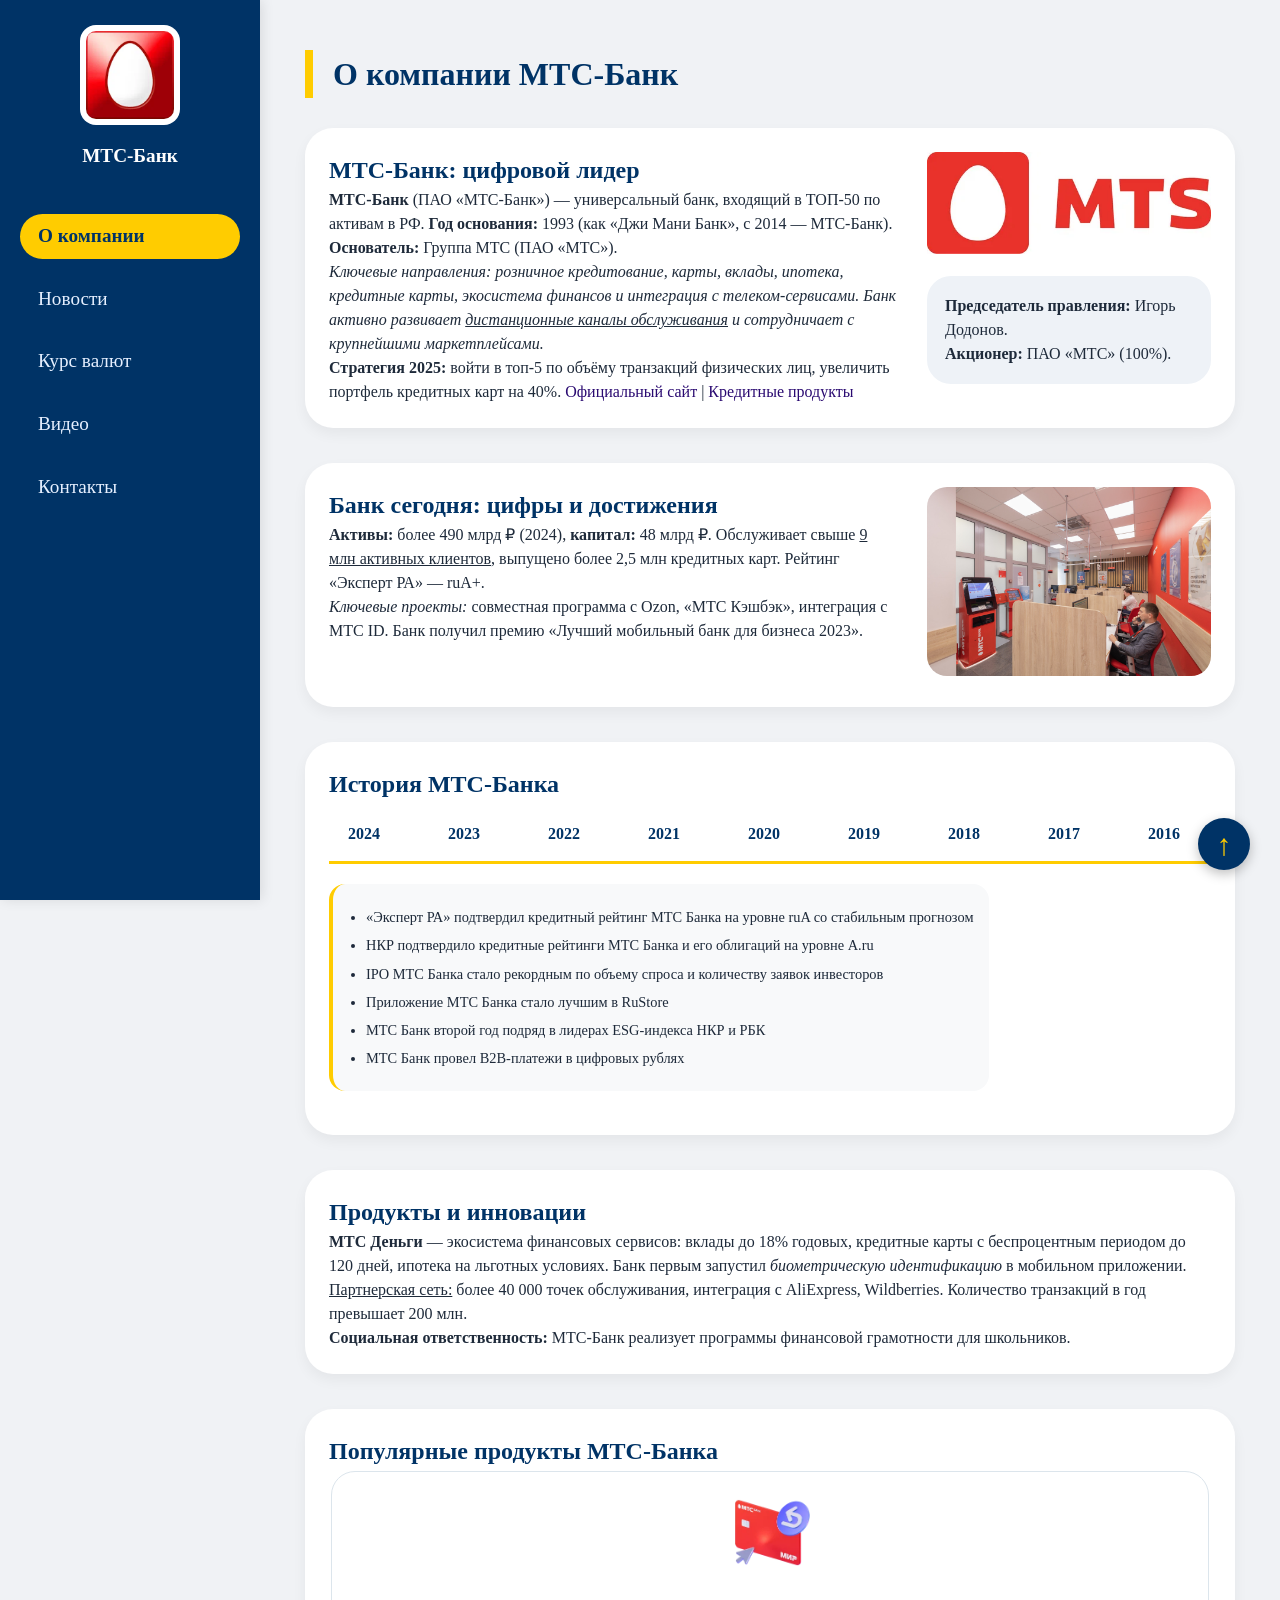
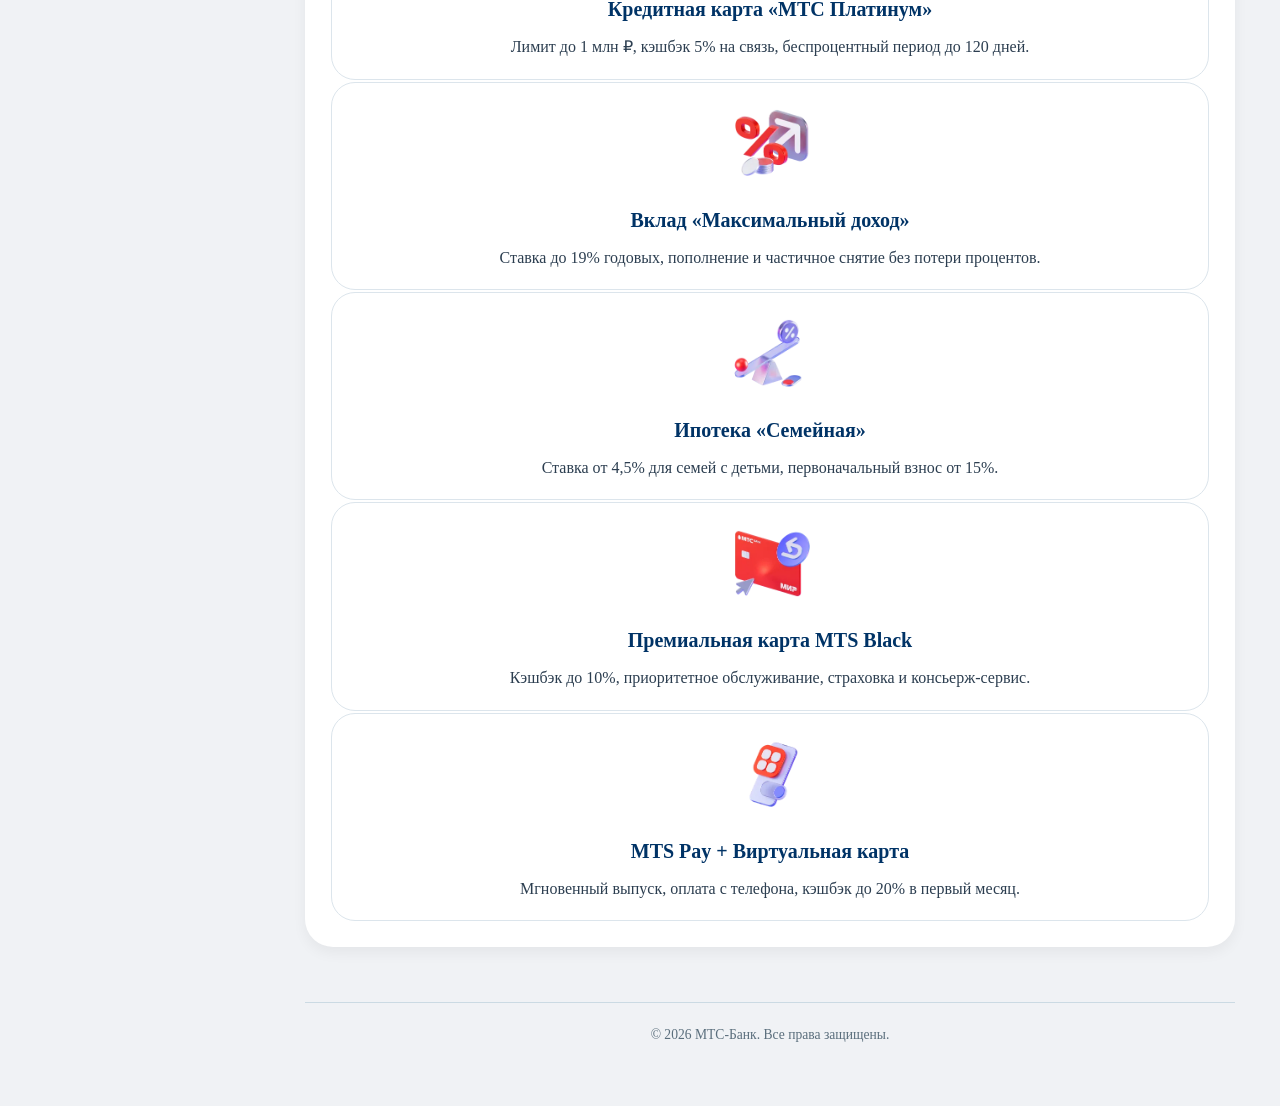
<file: index.html>
<!DOCTYPE html>
<html lang="ru">
<head>
    <meta charset="UTF-8">
    <meta name="viewport" content="width=device-width, initial-scale=1.0">
    <link rel="stylesheet" href="style.css">
    <title>МТС-Банк | О компании</title>
    <link rel="icon" href="icon.jpg">
    <script src="index.js"></script>
    <script>
        function initTopBtn() {
            let topBtn = document.getElementById('goTopBtn');
            if (topBtn) {
                topBtn.onclick = function(btn) {
                    btn.preventDefault();
                    window.scrollTo(0, 0);
                };
            }
        }
        
        function renderProducts() {
            let grid = document.getElementById('productsGrid');
            if (!grid) return;
            
            for (let i = 0; i < product_data.length; i++) {
                let product = product_data[i];
                
                let card = document.createElement('div');
                card.className = 'product-card';
                
                let imgDiv = document.createElement('div');
                imgDiv.className = 'product-img';
                let img = document.createElement('img');
                img.src = product.img;
                img.alt = product.title;
                imgDiv.appendChild(img);
                
                let titleDiv = document.createElement('div');
                titleDiv.className = 'product-title';
                titleDiv.innerHTML = product.title;
                
                let descDiv = document.createElement('div');
                descDiv.className = 'product-desc';
                descDiv.id = 'desc_' + i;
                descDiv.innerHTML = product.shortDesc;
                
                card.appendChild(imgDiv);   
                card.appendChild(titleDiv);  
                card.appendChild(descDiv);   
                
                card.onmouseover = function(index) {
                    return function() {
                        let desc = document.getElementById('desc_' + index);
                        desc.innerHTML = product_data[index].fullDesc;
                        desc.style.backgroundColor = '#003366';
                        desc.style.color = 'white';
                        desc.style.padding = '10px';
                        desc.style.borderRadius = '12px';
                        this.style.transform = 'scale(1.02)';
                        this.style.transition = '0.2s';
                    }
                }(i);
                
                card.onmouseout = function(index) {
                    return function() {
                        let desc = document.getElementById('desc_' + index);
                        desc.innerHTML = product_data[index].shortDesc;
                        desc.style.backgroundColor = 'transparent';
                        desc.style.padding = '0';
                        this.style.transform = 'scale(1)';
                    }
                }(i);
                
                grid.appendChild(card);
            }
        }
        
        // история
        function initTimeline() {
            let yearItems = document.querySelectorAll('.year-item');
            let eventItems = document.querySelectorAll('.event-item');

            for (let i = 0; i < yearItems.length; i++) {
                yearItems[i].onclick = function() {
                    for (let j = 0; j < eventItems.length; j++) {
                        eventItems[j].classList.remove('active');
                    }
                    eventItems[i].classList.add('active');
                };
            }

            if (eventItems.length > 0) {
                eventItems[0].classList.add('active');
            }
        }
        
        document.addEventListener('DOMContentLoaded', function() {
            initTopBtn();
            renderProducts();
            initTimeline();
        });
    </script>
</head>
<body>
<div class="sidebar">
    <div class="logo-side">
        <img src="logo.jpg" alt="Банк">
        <h3>MTC-Банк</h3>
    </div>
    <nav>
        <ul>
            <li><a href="index.html" class="active">О компании</a></li>
            <li><a href="news.html">Новости</a></li>
            <li><a href="currency.html">Курс валют</a></li>
            <li><a href="video.html">Видео</a></li>
            <li><a href="contacts.html">Контакты</a></li>
        </ul>
    </nav>
</div>
<div class="main-content">
    <a href="#" class="go-top" id="goTopBtn">↑</a>
    <h1 class="section-title">О компании МТС-Банк</h1>
    <div class="card">
        <div class="about-grid">
            <div class="about-text">
                <h2>МТС-Банк: цифровой лидер</h2>
                <p>
                    <strong>МТС-Банк</strong> 
                    (ПАО «МТС-Банк») — универсальный банк, входящий в ТОП-50 по активам в РФ. <strong>Год основания:</strong> 1993 (как «Джи Мани Банк», с 2014 — МТС-Банк). 
                    <strong>Основатель:</strong> Группа МТС (ПАО «МТС»).
                </p>
                <p>
                    <em>Ключевые направления: розничное кредитование, карты, вклады, ипотека, кредитные карты, экосистема финансов и интеграция с телеком-сервисами. 
                    Банк активно развивает <u>дистанционные каналы обслуживания</u> и сотрудничает с крупнейшими маркетплейсами.</em>
                </p>
                <p>
                    <strong>Стратегия 2025:</strong> войти в топ-5 по объёму транзакций физических лиц, увеличить портфель кредитных карт на 40%. 
                    <a href="https://www.mtsbank.ru/" target="_blank" style="color:#2a0a71; text-decoration: none;">Официальный сайт</a> | 
                    <a href="https://www.mtsbank.ru/chastnim-licam/krediti/" style="color:#2a0a71; text-decoration: none;">Кредитные продукты</a>
                </p>
            </div>
            <div class="about-img">
                <img src="mts.jpg" alt="логотип" style="max-width:100%;">
                <div class="founders-block"><strong>Председатель правления:</strong> Игорь Додонов.<br> <strong>Акционер:</strong> ПАО «МТС» (100%).</div>
            </div>
        </div>
    </div>
    <div class="card">
        <div class="about-grid">
            <div class="about-text">
                <h2>Банк сегодня: цифры и достижения</h2>
                <p>
                    <strong>Активы:</strong> более 490 млрд ₽ (2024), <strong>капитал:</strong> 48 млрд ₽. Обслуживает свыше <u>9 млн активных клиентов</u>, 
                    выпущено более 2,5 млн кредитных карт. Рейтинг «Эксперт РА» — ruA+.
                </p>
                <p><i>Ключевые проекты:</i> совместная программа с Ozon, «МТС Кэшбэк», интеграция с МТС ID. Банк получил премию «Лучший мобильный банк для бизнеса 2023».</p>
        
            </div>

            <div class="about-img">
                <img src="orig.jpg" alt="офис банка" style="width:100%; max-width:450px; border-radius:20px;" >
            </div>
        </div>
    </div>

    <div class="card">
        <h2>История МТС-Банка</h2>
        <div class="timeline-horizontal">
            <div class="timeline-years">
                <div class="year-item">2024</div>
                <div class="year-item">2023</div>
                <div class="year-item">2022</div>
                <div class="year-item">2021</div>
                <div class="year-item">2020</div>
                <div class="year-item">2019</div>
                <div class="year-item">2018</div>
                <div class="year-item">2017</div>
                <div class="year-item">2016</div>
                <div class="year-item">2015</div>
                <div class="year-item">2014</div>
                <div class="year-item">2013</div>
            </div>
            <div class="timeline-line"></div>
            <div class="timeline-events">
                <div class="event-item">
                    <ul>
                        <li>«Эксперт РА» подтвердил кредитный рейтинг МТС Банка на уровне ruA со стабильным прогнозом</li>
                        <li>НКР подтвердило кредитные рейтинги МТС Банка и его облигаций на уровне A.ru</li>
                        <li>IPO МТС Банка стало рекордным по объему спроса и количеству заявок инвесторов</li>
                        <li>Приложение МТС Банка стало лучшим в RuStore</li>
                        <li>МТС Банк второй год подряд в лидерах ESG-индекса НКР и РБК</li>
                        <li>МТС Банк провел B2B-платежи в цифровых рублях</li>
                    </ul>
                </div>
                <div class="event-item">
                    <ul>
                        <li>МТС Банк вошел в топ-3 по выдаче кредитных карт</li>
                        <li>Запущена программа лояльности «МТС Кэшбэк»</li>
                        <li>Премия «Лучший мобильный банк для бизнеса»</li>
                    </ul>
                </div>
                <div class="event-item">
                    <ul>
                        <li>Интеграция с экосистемой МТС</li>
                        <li>Запуск биометрической идентификации в приложении</li>
                        <li>Клиентская база превысила 8 млн человек</li>
                    </ul>
                </div>
                <div class="event-item">
                    <ul>
                        <li>МТС Банк занял 3 место по темпам прироста кредитного портфеля</li>
                        <li>Запуск инвестиционных счетов</li>
                    </ul>
                </div>
                <div class="event-item">
                    <ul>
                        <li>Цифровая трансформация банка</li>
                        <li>Запуск полностью цифровой ипотеки</li>
                    </ul>
                </div>
                <div class="event-item"><ul><li>Развитие мобильного банка</li><li>Рост числа клиентов</li></ul></div>
                <div class="event-item"><ul><li>Запуск новых кредитных продуктов</li></ul></div>
                <div class="event-item"><ul><li>Расширение сети отделений</li></ul></div>
                <div class="event-item"><ul><li>Внедрение технологий искусственного интеллекта</li></ul></div>
                <div class="event-item"><ul><li>Укрепление позиций на рынке</li></ul></div>
                <div class="event-item"><ul><li>Ребрендинг в МТС-Банк</li><li>Начало активной интеграции с МТС</li></ul></div>
                <div class="event-item"><ul><li>Развитие экосистемы</li><li>Новые партнерства</li></ul></div>
            </div>
        </div>
    </div>
    <div class="card">
        <h2>Продукты и инновации</h2>
        <p>
            <strong>МТС Деньги</strong> — экосистема финансовых сервисов: вклады до 18% годовых, кредитные карты с беспроцентным периодом до 120 дней, ипотека на льготных условиях.
            Банк первым запустил <em>биометрическую идентификацию</em> в мобильном приложении.
        </p>
        <p><u>Партнерская сеть:</u> более 40 000 точек обслуживания, интеграция с AliExpress, Wildberries. Количество транзакций в год превышает 200 млн.</p>
        <p><strong>Социальная ответственность:</strong> МТС-Банк реализует программы финансовой грамотности для школьников.</p>
    </div>
    
    <div class="card">
        <h2>Популярные продукты МТС-Банка</h2>
        <div class="products-grid" id="productsGrid"></div>
    </div>
    <footer>© 2026 МТС-Банк. Все права защищены.</footer>
</div>
</body>
</html>
</file>
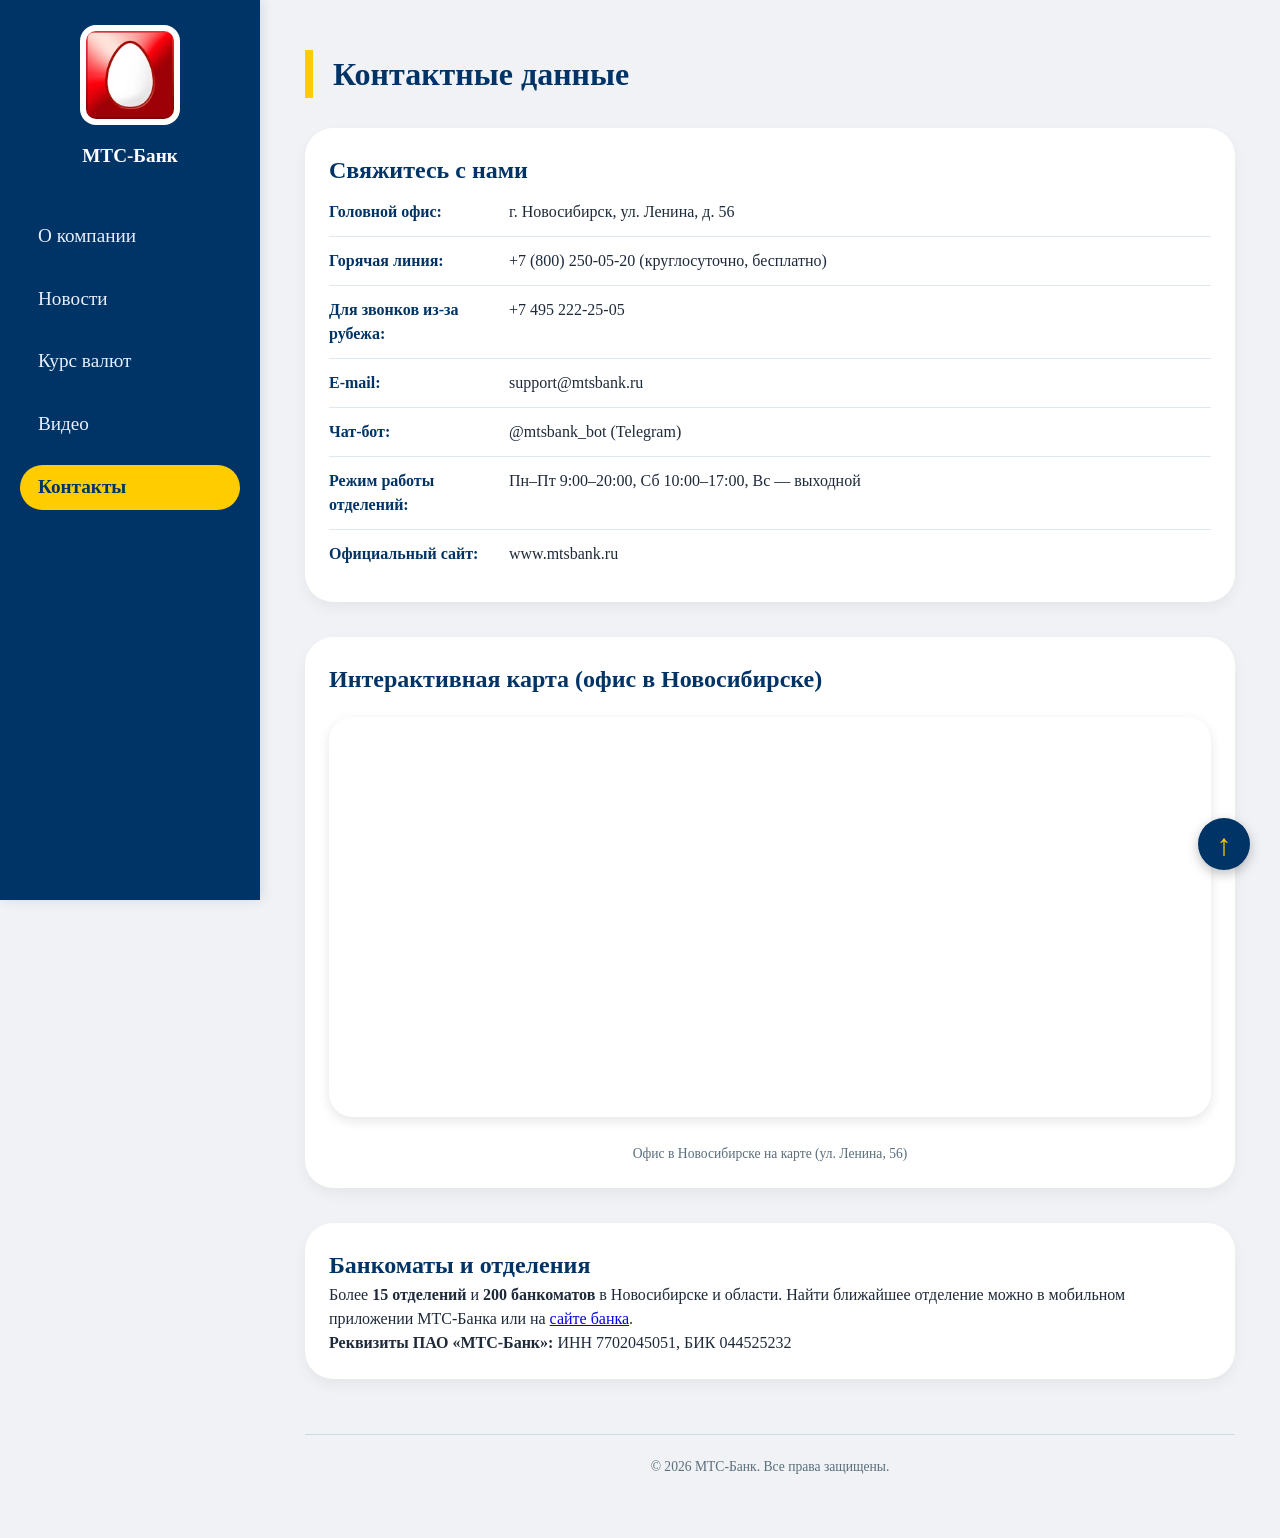
<file: contacts.html>
<!DOCTYPE html>
<html lang="ru">
<head>
    <meta charset="UTF-8">
    <meta name="viewport" content="width=device-width, initial-scale=1.0">
    <title>МТС-Банк | Контакты</title>
    <link rel="stylesheet" href="style.css">
    <link rel="icon" href="icon.jpg">
    <script>
        let topBtn = document.getElementById('goTopBtn');
        if (topBtn) {
            topBtn.onclick = function(btn) {
                btn.preventDefault();
                window.scrollTo(0, 0);
            };
        }
    </script>
</head>
<body>

<div class="sidebar">
    <div class="logo-side">
        <img src="logo.jpg" alt="МТС Банк">
        <h3>МТС-Банк</h3>
    </div>
    <nav>
        <ul>
            <li><a href="index.html">О компании</a></li>
            <li><a href="news.html">Новости</a></li>
            <li><a href="currency.html">Курс валют</a></li>
            <li><a href="video.html">Видео</a></li>
            <li><a href="contacts.html" class="active">Контакты</a></li>
        </ul>
    </nav>
</div>

<div class="main-content">
    <a href="#" class="go-top" id="goTopBtn">↑</a>
    <h1 class="section-title">Контактные данные</h1>

    <div class="card">
        <h2>Свяжитесь с нами</h2>
        
        <div class="contact-item">
            <strong>Головной офис:</strong>
            <span>г. Новосибирск, ул. Ленина, д. 56</span>
        </div>
        
        <div class="contact-item">
            <strong>Горячая линия:</strong>
            <span>+7 (800) 250-05-20 (круглосуточно, бесплатно)</span>
        </div>
        
        <div class="contact-item">
            <strong>Для звонков из-за рубежа:</strong>
            <span>+7 495 222-25-05</span>
        </div>
        
        <div class="contact-item">
            <strong>E-mail:</strong>
            <span><a href="mailto:support@mtsbank.ru">support@mtsbank.ru</a></span>
        </div>
        
        <div class="contact-item">
            <strong>Чат-бот:</strong>
            <span><a href="https://t.me/mtsbank_bot" target="_blank">@mtsbank_bot (Telegram)</a></span>
        </div>
        
        <div class="contact-item">
            <strong>Режим работы отделений:</strong>
            <span>Пн–Пт 9:00–20:00, Сб 10:00–17:00, Вс — выходной</span>
        </div>
        
        <div class="contact-item">
            <strong>Официальный сайт:</strong>
            <span><a href="https://www.mtsbank.ru" target="_blank">www.mtsbank.ru</a></span>
        </div>
    </div>

    <div class="card">
        <h2>Интерактивная карта (офис в Новосибирске)</h2>
        
        <div class="map-container">
            <iframe 
                class="map-frame"
                src="https://www.google.com/maps/embed?pb=!1m18!1m12!1m3!1d2284.2921831533295!2d82.9179230769162!3d55.03031226597035!2m3!1f0!2f0!3f0!3m2!1i1024!2i768!4f13.1!3m3!1m2!1s0x42dfe5b1c4b2f9c1%3A0x5e2b3c4f5a6b7c8d!2z0YPQuy4g0JvQtdC90LjQvdCwLCA1Niwg0J3QvtCy0L7RgdC40LHQuNGA0YHQuiwg0J3QvtCy0L7RgdC40LHQuNGA0YHQutCw0Y8g0L7QsdC7LiwgNjMwMDc1!5e0!3m2!1sru!2sru!4v1710000000000!5m2!1sru!2sru" 
                allowfullscreen="" 
                loading="lazy">
            </iframe>
        </div>
        <p class="map-note">Офис в Новосибирске на карте (ул. Ленина, 56)</p>
    </div>

    <div class="card">
        <h2>Банкоматы и отделения</h2>
        <p>Более <strong>15 отделений</strong> и <strong>200 банкоматов</strong> в Новосибирске и области. Найти ближайшее отделение можно в мобильном приложении МТС-Банка или на <a href="https://www.mtsbank.ru/offices/" target="_blank">сайте банка</a>.</p>
        <p><strong>Реквизиты ПАО «МТС-Банк»:</strong> ИНН 7702045051, БИК 044525232</p>
    </div>

    <footer>© 2026 МТС-Банк. Все права защищены.</footer>
</div>
</body>
</html>
</file>
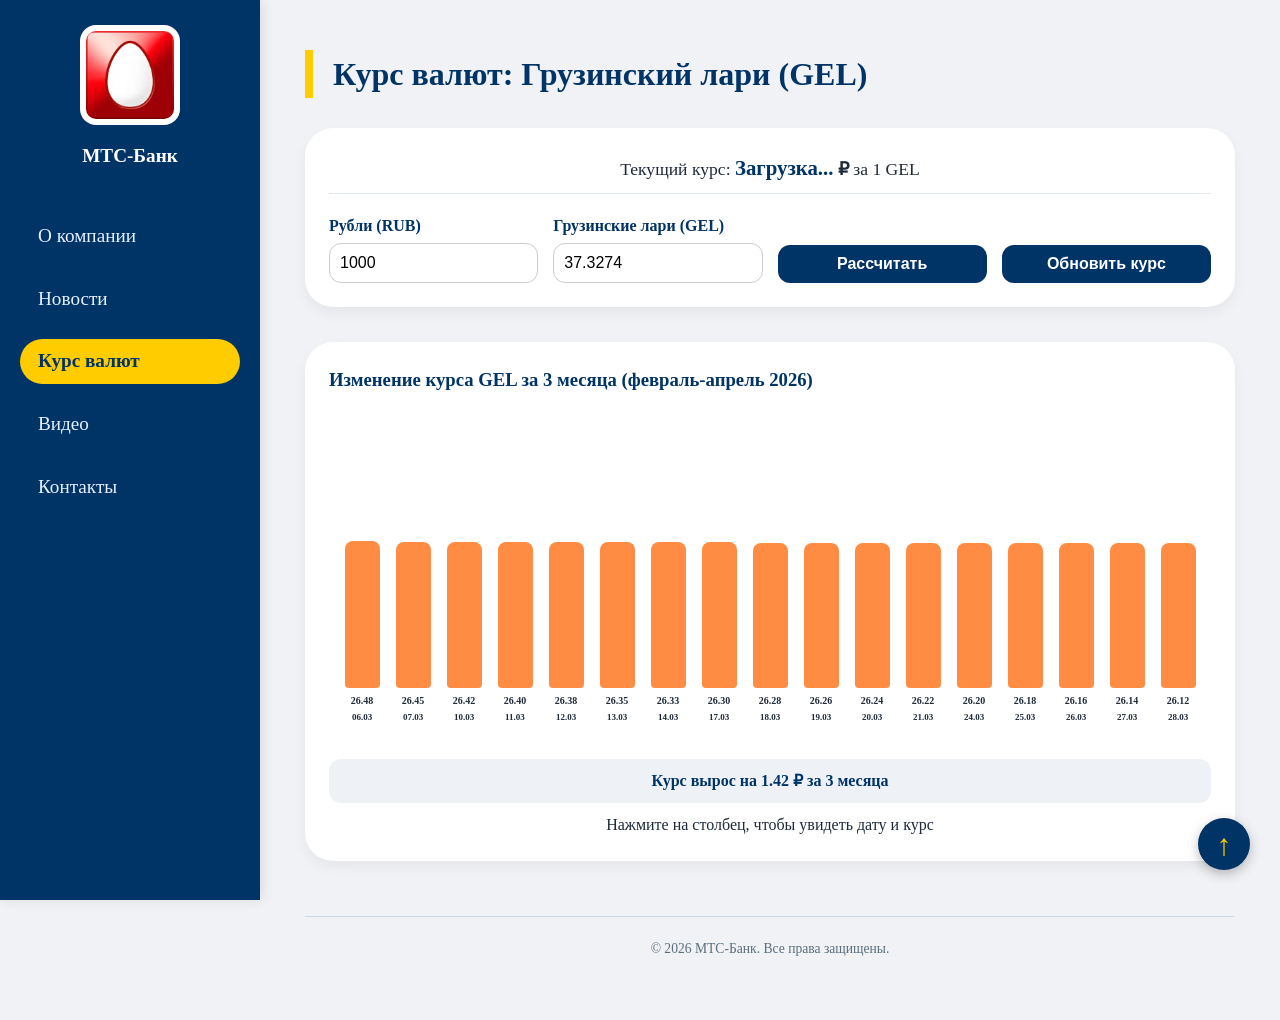
<file: currency.html>
<!DOCTYPE html>
<html lang="ru">
<head>
    <meta charset="UTF-8">
    <title>МТС-Банк | Курс валют</title>
    <link rel="stylesheet" href="style2.css">
    <link rel="icon" href="icon.jpg">
</head>
<body>

<div class="sidebar">
    <div class="logo-side">
        <img src="logo.jpg" alt="МТС Банк">
        <h3>МТС-Банк</h3>
    </div>
    <nav>
        <ul>
            <li><a href="index.html">О компании</a></li>
            <li><a href="news.html">Новости</a></li>
            <li><a href="currency.html" class="active">Курс валют</a></li>
            <li><a href="video.html">Видео</a></li>
            <li><a href="contacts.html">Контакты</a></li>
        </ul>
    </nav>
</div>

<div class="main-content">
    <a href="#" class="go-top" id="goTopBtn">↑</a>
    <h1 class="section-title">Курс валют: Грузинский лари (GEL)</h1>

    <div class="card">
        <div class="rate-info">
            <p>Текущий курс: <strong><span id="gelRate">Загрузка...</span> ₽</strong> за 1 GEL</p>
        </div>
        
        <div class="conv-flex">
            <div class="conv-group">
                <label>Рубли (RUB)</label>
                <input type="number" id="rubInput" value="1000">
            </div>
            <div class="conv-group">
                <label>Грузинские лари (GEL)</label>
                <input type="number" id="gelInput" value="0" readonly>
            </div>
            <div class="conv-group">
                <button id="convertBtn">Рассчитать</button>
            </div>
            <div class="conv-group">
                <button id="refreshBtn">Обновить курс</button>
            </div>
        </div>
    </div>

    <div class="card">
        <h3>Изменение курса GEL за 3 месяца (февраль-апрель 2026)</h3>
        <div id="chartContainer" style="overflow-x: auto;">
            <div id="barChart" class="bar-chart"></div>
        </div>
        <p id="clickInfo" style="text-align: center; margin-top: 10px;">Нажмите на столбец, чтобы увидеть дату и курс</p>
    </div>

    <footer>© 2026 МТС-Банк. Все права защищены.</footer>
</div>

<script>
    const historicalDates = [
        "03.02", "04.02", "05.02", "06.02", "07.02", "10.02", "11.02", "12.02", "13.02", "14.02",
        "17.02", "18.02", "19.02", "20.02", "21.02", "24.02", "25.02", "26.02", "27.02", "28.02",
        "03.03", "04.03", "05.03", "06.03", "07.03", "10.03", "11.03", "12.03", "13.03", "14.03",
        "17.03", "18.03", "19.03", "20.03", "21.03", "24.03", "25.03", "26.03", "27.03", "28.03",
        "31.03", "01.04", "02.04", "03.04", "04.04", "07.04", "08.04", "09.04", "10.04", "11.04",
        "14.04", "15.04", "16.04", "17.04", "18.04", "21.04", "22.04", "23.04", "24.04", "25.04",
        "28.04", "29.04", "30.04"
    ];
    
    const historicalRates = [
        27.15, 27.12, 27.08, 27.05, 27.02, 26.98, 26.95, 26.92, 26.89, 26.86,
        26.83, 26.80, 26.77, 26.74, 26.71, 26.68, 26.65, 26.62, 26.60, 26.58,
        26.55, 26.52, 26.50, 26.48, 26.45, 26.42, 26.40, 26.38, 26.35, 26.33,
        26.30, 26.28, 26.26, 26.24, 26.22, 26.20, 26.18, 26.16, 26.14, 26.12,
        26.10, 26.08, 26.06, 26.04, 26.02, 26.00, 25.98, 25.96, 25.95, 25.93,
        25.91, 25.89, 25.87, 25.85, 25.83, 25.81, 25.79, 25.77, 25.75, 25.73,
        26.85, 26.82, 26.79
    ];
    
    let currentRate = 26.79;  // последний известный курс
    let rubInput = document.getElementById('rubInput');
    let gelInput = document.getElementById('gelInput');
    let gelRateSpan = document.getElementById('gelRate');
    let convertBtn = document.getElementById('convertBtn');
    let refreshBtn = document.getElementById('refreshBtn');
    let topBtn = document.getElementById('goTopBtn');
    

    window.CBR_XML_Daily_Ru = function(data) {
        if (data && data.Valute && data.Valute.GEL) {
            currentRate = data.Valute.GEL.Value;
            gelRateSpan.innerHTML = currentRate.toFixed(4) + ' ₽';
        } else {
            gelRateSpan.innerHTML = currentRate.toFixed(4) + ' ₽ (запасной)';
        }
        convertValue();
    };
    
    // загрузка курса
    function loadCurrentRate() {
        let script = document.createElement('script');
        script.src = 'https://www.cbr-xml-daily.ru/daily_jsonp.js';
        document.body.appendChild(script);
        
        setTimeout(function() {
            if (gelRateSpan.innerHTML === 'Загрузка...') {
                gelRateSpan.innerHTML = currentRate.toFixed(4) + ' ₽ (запасной)';
            }
        }, 3000);
    }
    
    // диаграмма
    function drawChart() {
        let maxRate = Math.max(...historicalRates);
        let minRate = Math.min(...historicalRates);
        let chartDiv = document.getElementById('barChart');
        chartDiv.innerHTML = '';
        chartDiv.className = 'bar-chart';
        
        for (let i = 0; i < historicalRates.length; i++) {
            let barHeight = (historicalRates[i] / maxRate) * 150;
            if (barHeight < 25) barHeight = 25;
            
            let barItem = document.createElement('div');
            barItem.className = 'bar-item';
            
            let bar = document.createElement('div');
            bar.className = 'bar';
            bar.style.height = barHeight + 'px';
            
            let valueLabel = document.createElement('div');
            valueLabel.innerHTML = historicalRates[i].toFixed(2);
            valueLabel.className = 'bar-value';
            
            let dateLabel = document.createElement('div');
            dateLabel.innerHTML = historicalDates[i];
            dateLabel.className = 'bar-label';
            
            barItem.appendChild(bar);
            barItem.appendChild(valueLabel);
            barItem.appendChild(dateLabel);
            
            barItem.onclick = (function(rate, date) {
                return function() {
                    document.querySelectorAll('.bar-item').forEach(el => {
                        el.style.backgroundColor = 'transparent';
                        let b = el.querySelector('.bar');
                        if (b) b.style.border = 'none';
                    });
                    this.style.backgroundColor = '#fff8e1';
                    let b = this.querySelector('.bar');
                    if (b) b.style.border = '2px solid #003366';
                    document.getElementById('clickInfo').innerHTML = `${date} → 1 GEL = ${rate.toFixed(4)} RUB`;
                };
            })(historicalRates[i], historicalDates[i]);
            
            chartDiv.appendChild(barItem);
        }
        
        // информация о динамике
        let trend = maxRate - minRate;
        let trendText = trend > 0 ? `Курс вырос на ${trend.toFixed(2)} ₽ за 3 месяца` : `Курс снизился на ${Math.abs(trend).toFixed(2)} ₽ за 3 месяца`;
        let infoDiv = document.createElement('div');
        infoDiv.className = 'trend-info';
        infoDiv.innerHTML = trendText;
        chartDiv.parentNode.appendChild(infoDiv);
    }
    
    // калькулятор
    function convertValue() {
        let rub = parseFloat(rubInput.value);
        if (isNaN(rub)) rub = 0;
        let gel = rub / currentRate;
        if (isFinite(gel) && gel !== Infinity) {
            gelInput.value = gel.toFixed(4);
        } else {
            gelInput.value = 0;
        }
    }
    
    function refreshAll() {
        loadCurrentRate();
        convertValue();
    }
    
    convertBtn.onclick = convertValue;
    refreshBtn.onclick = refreshAll;
    
    if (topBtn) {
        topBtn.onclick = function(e) {
            e.preventDefault();
            window.scrollTo(0, 0);
        };
    }
    
    drawChart();
    refreshAll();
</script>
</body>
</html>
</file>
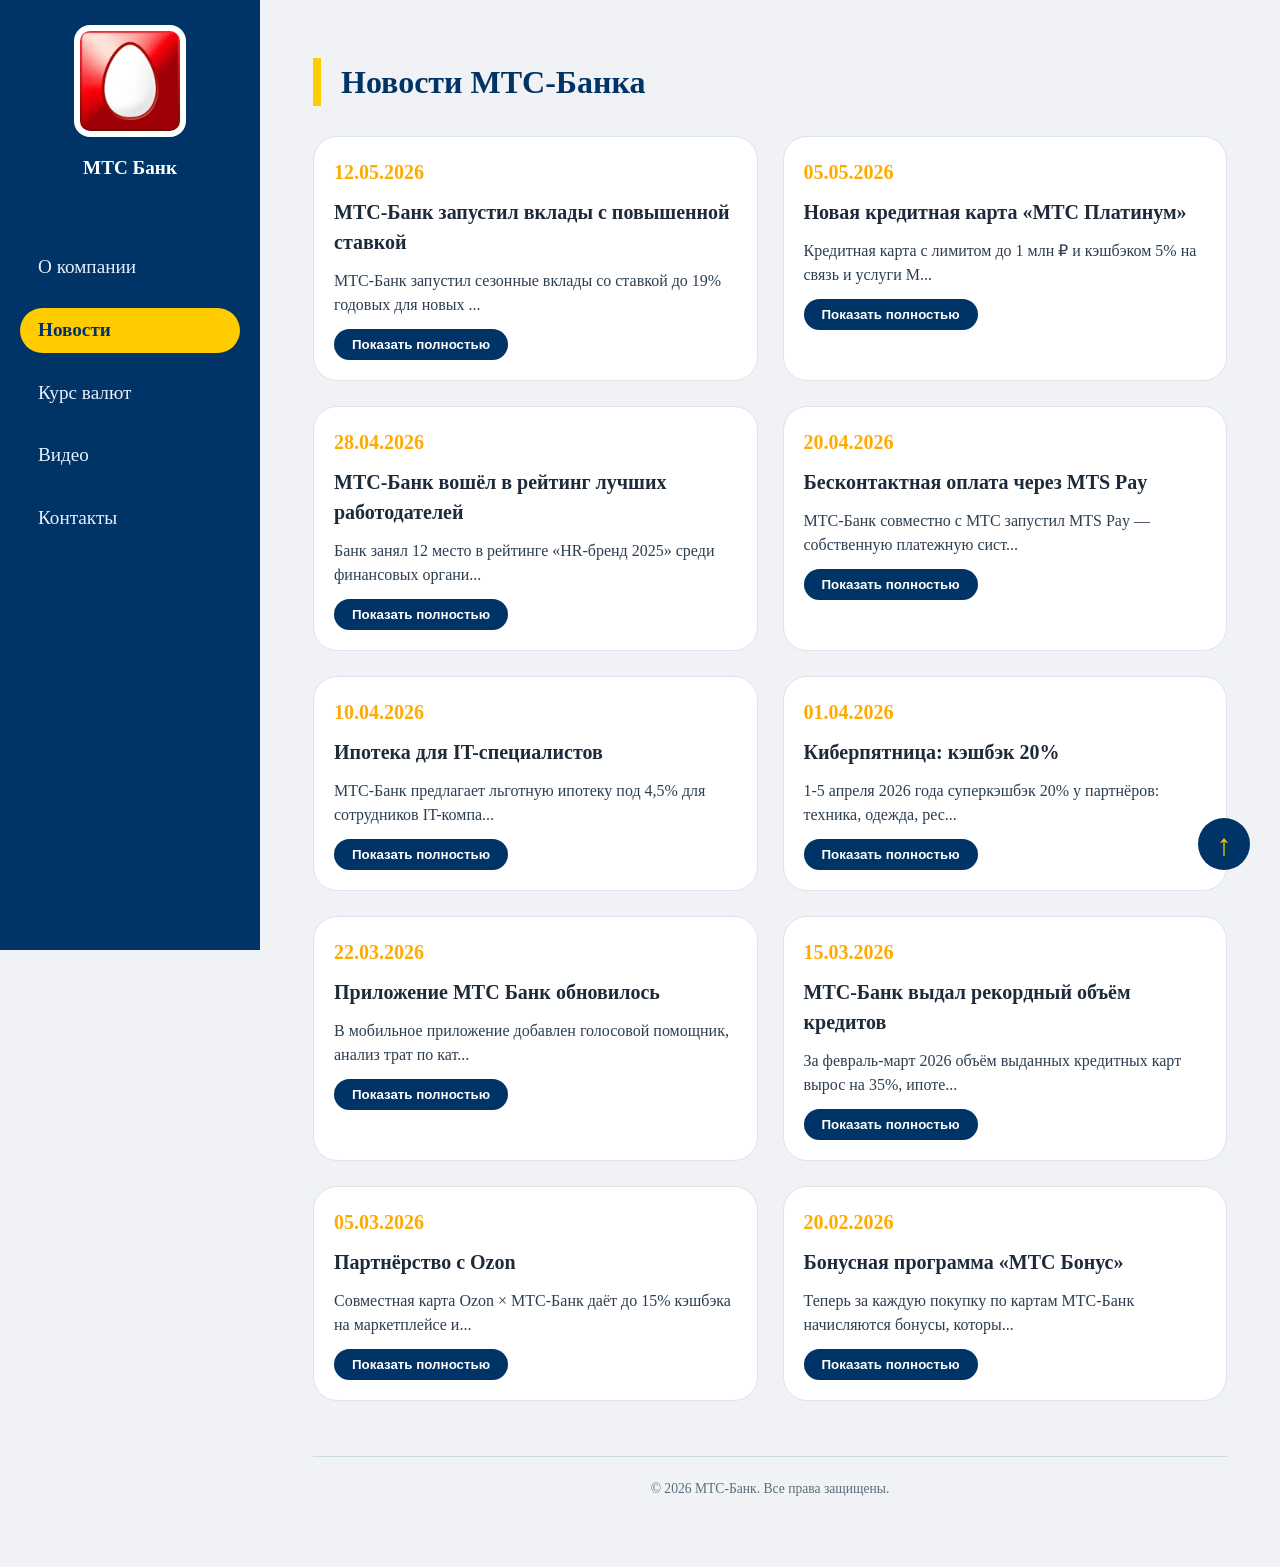
<file: news.html>
<!DOCTYPE html>
<html lang="ru">
<head>
    <meta charset="UTF-8">
    <title>МТС-Банк | Новости</title>
    <link rel="stylesheet" href="style1.css">
    <link rel="icon" href="icon.jpg">
    <script src="news.js"></script>
    <script>
        function renderNews() {
            let grid = document.getElementById('newsGrid');
            if (!grid) return;
            grid.innerHTML = '';
            
            for (let i = 0; i < news_data.length; i++) {
                let item = news_data[i];
                let card = document.createElement('div');
                card.className = 'news-card';
                
                let preview = item.full.substring(0, 70) + '...';
                
                card.innerHTML = '<div class="news-date">' + item.date + '</div>' +
                                '<h3 class="news-title">' + item.title + '</h3>' +
                                '<p class="news-preview">' + preview + '</p>' +
                                '<button class="btn-show" data-idx="' + i + '">Показать полностью</button>';
                
                grid.appendChild(card);
            }
            
            let modal = document.getElementById('newsModal');
            let closeSpan = document.querySelector('.close-modal');
            
            let buttons = document.querySelectorAll('.btn-show');
            for (let i = 0; i < buttons.length; i++) {
                let btn = buttons[i];
                btn.onclick = function() {
                    let idx = btn.getAttribute('data-idx');
                    let newsItem = news_data[idx];
                    document.getElementById('modalTitle').innerText = newsItem.title;
                    document.getElementById('modalFullText').innerText = newsItem.full;
                    modal.style.display = 'flex';
                };
            }
            
            if (closeSpan) {
                closeSpan.onclick = function() {
                    modal.style.display = 'none';
                };
            }
            
            window.onclick = function(e) {
                if (e.target === modal) {
                    modal.style.display = 'none';
                }
            };
        }
        
        let topBtn = document.getElementById('goTopBtn');
        if (topBtn) {
            topBtn.onclick = function(btn) {
                btn.preventDefault();
                window.scrollTo(0, 0);
            };
        }
        
        document.addEventListener('DOMContentLoaded', renderNews);
    </script>
</head>
<body>
<div class="sidebar">
    <div class="logo-side"><img src="logo.jpg" alt="logo"><h3>МТС Банк</h3></div>
    <nav><ul>
        <li><a href="index.html">О компании</a></li>
        <li><a href="news.html" class="active">Новости</a></li>
        <li><a href="currency.html">Курс валют</a></li>
        <li><a href="video.html">Видео</a></li>
        <li><a href="contacts.html">Контакты</a></li>
    </ul></nav>
</div>
<div class="main-content">
    <a href="#" class="go-top" id="goTopBtn">↑</a>
    <h1 class="section-title">Новости МТС-Банка</h1>
    <div class="news-grid" id="newsGrid"></div>
    <footer>© 2026 МТС-Банк. Все права защищены.</footer>
</div>
<div id="newsModal" class="modal"><div class="modal-content"><span class="close-modal">&times;</span><h3 id="modalTitle"></h3><p id="modalFullText"></p></div></div>
</body>
</html>
</file>
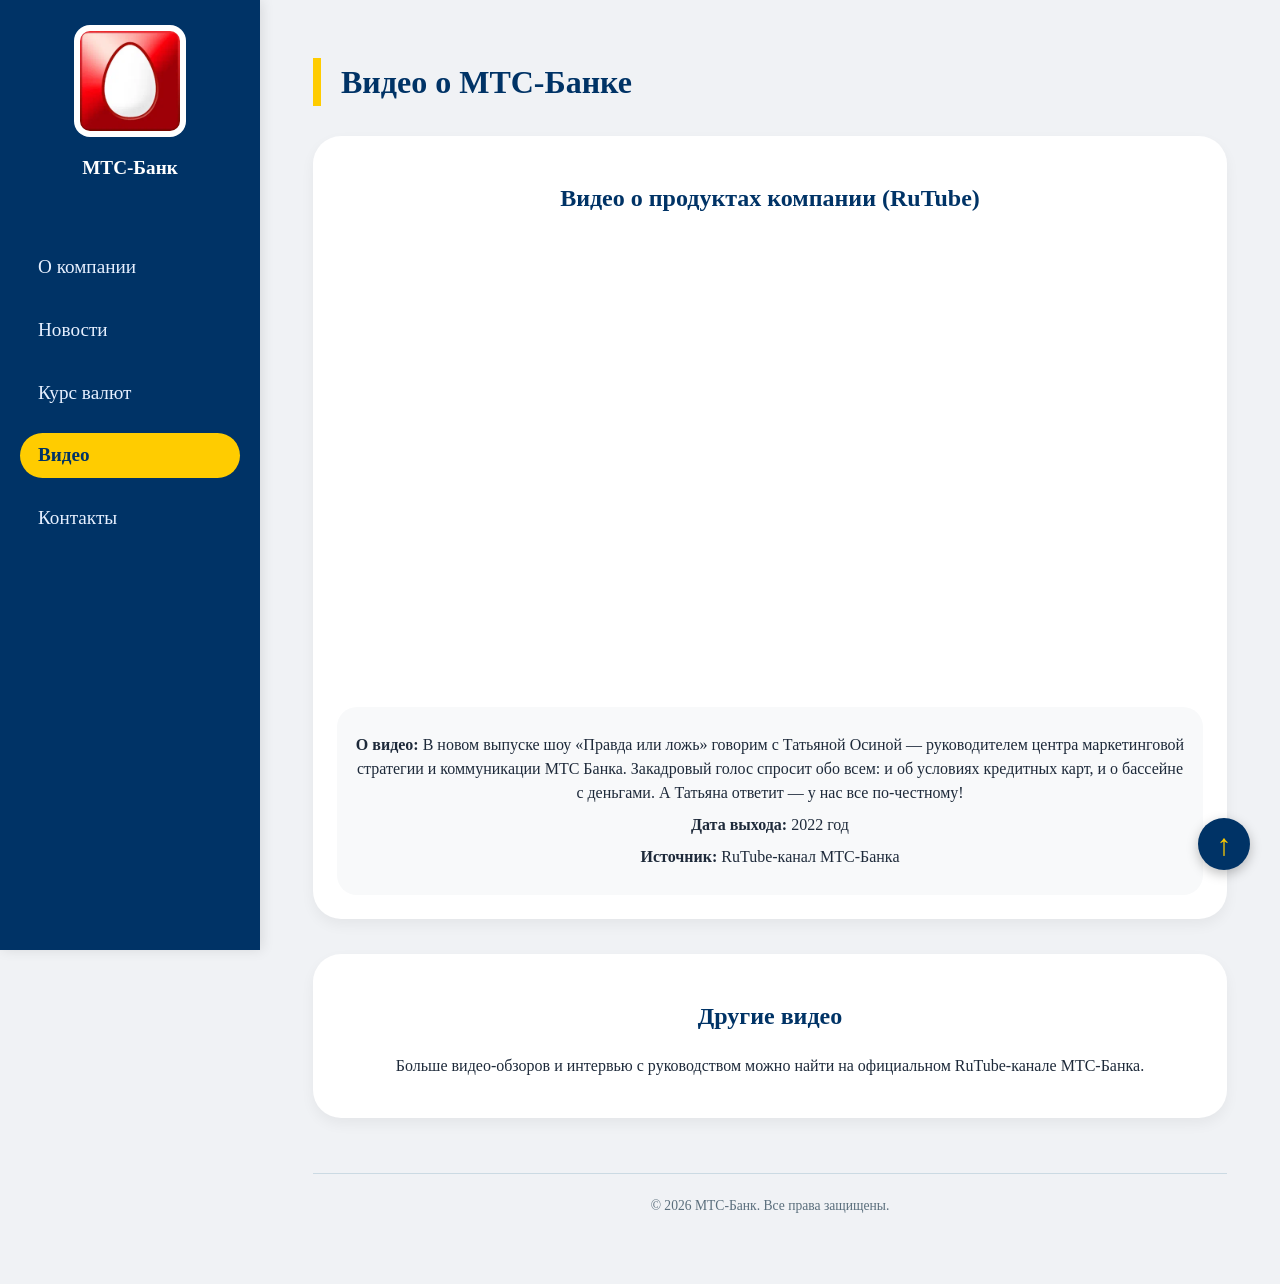
<file: video.html>
<!DOCTYPE html>
<html lang="ru">
<head>
    <meta charset="UTF-8">
    <meta name="viewport" content="width=device-width, initial-scale=1.0">
    <title>МТС-Банк | Видео</title>
    <link rel="stylesheet" href="style3.css">
    <link rel="icon" href="icon.jpg">
    <script>
        let topBtn = document.getElementById('goTopBtn');
        if (topBtn) {
            topBtn.onclick = function(btn) {
                btn.preventDefault();
                window.scrollTo(0, 0);
            };
        }
    </script>
</head>
<body>

<div class="sidebar">
    <div class="logo-side">
        <img src="logo.jpg" alt="МТС Банк">
        <h3>МТС-Банк</h3>
    </div>
    <nav>
        <ul>
            <li><a href="index.html">О компании</a></li>
            <li><a href="news.html">Новости</a></li>
            <li><a href="currency.html">Курс валют</a></li>
            <li><a href="video.html" class="active">Видео</a></li>
            <li><a href="contacts.html">Контакты</a></li>
        </ul>
    </nav>
</div>

<div class="main-content">
    <a href="#" class="go-top" id="goTopBtn">↑</a>
    <h1 class="section-title">Видео о МТС-Банке</h1>

    <div class="card">
        <h2>Видео о продуктах компании (RuTube)</h2>
        
        <div class="video-container">
            <iframe 
                width="790" 
                height="444" 
                src="https://rutube.ru/play/embed/72e3ad5a571337e4953268e4a8eebbb0/?skinColor=e53935&t=12" 
                style="border: none;" 
                allow="clipboard-write; autoplay" allowFullScreen>
            </iframe>
        </div>
        
        <div class="video-description">
            <p>
                <strong>О видео:</strong> 
                В новом выпуске шоу «Правда или ложь» говорим с Татьяной Осиной — руководителем центра маркетинговой стратегии и коммуникации МТС Банка. 
                Закадровый голос спросит обо всем: и об условиях кредитных карт, и о бассейне с деньгами. А Татьяна ответит — у нас все по-честному!
            </p>
            <p><strong>Дата выхода:</strong> 2022 год</p>
            <p><strong>Источник:</strong> RuTube-канал МТС-Банка</p>
        </div>
    </div>

    <div class="card">
        <h2>Другие видео</h2>
        <p>Больше видео-обзоров и интервью с руководством можно найти на официальном RuTube-канале МТС-Банка.</p>
    </div>

    <footer>© 2026 МТС-Банк. Все права защищены.</footer>
</div>
</body>
</html>
</file>
<file: style.css>
* {
    margin: 0;
    padding: 0;
    box-sizing: border-box;
}
body {
    font-family: 'Times New Roman', Times, serif;
    background: #f0f2f5;
    color: #1e2a3a;
    line-height: 1.5;
}

.sidebar {
    position: fixed;
    left: 0;
    top: 0;
    width: 260px;
    height: 100vh;
    background: #003366;
    color: white;
    padding: 25px 0;
    display: flex;
    flex-direction: column;
    box-shadow: 2px 0 12px rgba(0,0,0,0.1);
    z-index: 1000;
    overflow-y: auto;
}
.logo-side {
    text-align: center;
    margin-bottom: 25px;
    padding: 0 15px;
}
.logo-side img {
    max-width: 100px;
    border-radius: 16px;
    background: white;
    padding: 6px;
}
.logo-side h3 {
    font-size: 1.2rem;
    margin-top: 10px;
    color: #ffffff;
}
.sidebar nav ul {
    list-style: none;
    padding: 0 20px;
}
.sidebar nav ul li {
    margin: 18px 0;
}
.sidebar nav ul li a {
    color: #e6f0ff;
    text-decoration: none;
    font-size: 1.2rem;
    font-weight: 500;
    display: block;
    padding: 8px 18px;
    border-radius: 40px;
    transition: 0.2s;
}
.sidebar nav ul li a:hover {
    background: #ffcc00;
    color: #003366;
    transform: translateX(6px);
}
.sidebar nav ul li a.active {
    background: #ffcc00;
    color: #003366;
    font-weight: bold;
}
.main-content {
    margin-left: 260px;
    padding: 30px 45px 60px;
    min-height: 100vh;
}
.go-top {
    position: fixed;
    bottom: 30px;
    right: 30px;
    background: #003366;
    color: #ffcc00;
    width: 52px;
    height: 52px;
    border-radius: 50%;
    display: flex;
    align-items: center;
    justify-content: center;
    font-size: 30px;
    text-decoration: none;
    box-shadow: 0 4px 12px rgba(0,0,0,0.25);
    z-index: 999;
    font-weight: bold;
}
.go-top:hover {
    background: #ffcc00;
    color: #003366;
    transform: scale(1.05);
}
h1, h2, h3 {
    color: #003366;
}
.section-title {
    font-size: 2rem;
    border-left: 8px solid #ffcc00;
    padding-left: 20px;
    margin: 20px 0 30px;
}
.card {
    background: white;
    border-radius: 28px;
    padding: 24px;
    margin-bottom: 35px;
    box-shadow: 0 6px 14px rgba(0,0,0,0.05);
}
.about-grid {
    display: flex;
    flex-wrap: wrap;
    gap: 30px;
    align-items: flex-start;
}
.about-text {
    flex: 2;
}
.about-img {
    flex: 1;
}
.founders-block {
    background: #eef2f7;
    padding: 18px;
    border-radius: 24px;
    margin-top: 15px;
}
footer {
    margin-top: 55px;
    text-align: center;
    font-size: 0.85rem;
    color: #5a6e7c;
    border-top: 1px solid #cbdae3;
    padding-top: 22px;
}

.product-card:hover .product-desc {
    border: 3px solid #ffcc00;
    background-color: #fff8e1;
    padding: 10px;
    border-radius: 12px;
    transition: 0.2s;
}
.product-card {
    background: white;
    border-radius: 24px;
    padding: 20px;
    margin: 2px;
    border: 1px solid #dce5ec;
    cursor: pointer;
    transition: 0.2s;
    text-align: center;
}

.product-img {
    text-align: center;
    margin-bottom: 15px;
}

.product-img img {
    width: 80px;
    height: 80px;
    object-fit: contain;
    border-radius: 16px;
}

.product-title {
    font-size: 1.25rem;
    font-weight: bold;
    color: #003366;
    margin-bottom: 12px;
    text-align: center;
}

.product-desc {
    color: #2c3e50;
    line-height: 1.4;
    transition: 0.2s;
    text-align: center;
}
.contact-item {
    display: flex;
    flex-wrap: wrap;
    padding: 12px 0;
    border-bottom: 1px solid #e0e7ed;
}

.contact-item:last-child {
    border-bottom: none;
}

.contact-item strong {
    width: 180px;
    color: #003366;
}

.contact-item span, .contact-item a {
    flex: 1;
    color: #1e2a3a;
    text-decoration: none;
}

.contact-item a:hover {
    color: #ff0000;
    text-decoration: underline;
}

.map-container {
    margin: 20px 0;
}

.map-frame {
    width: 100%;
    height: 400px;
    border: none;
    border-radius: 24px;
    box-shadow: 0 4px 12px rgba(0,0,0,0.1);
}

.map-note {
    margin-top: 10px;
    font-size: 0.85rem;
    color: #5a6e7c;
    text-align: center;
}
/*история*/
.timeline-horizontal {
    overflow-x: auto;
    margin: 20px 0;
}

.timeline-years {
    display: flex;
    gap: 30px;
    justify-content: space-between;
    min-width: 800px;
    padding-bottom: 10px;
}

.year-item {
    font-size: 1rem;
    font-weight: bold;
    color: #003366;
    text-align: center;
    min-width: 70px;
    cursor: pointer;
    transition: 0.2s;
}

.year-item:hover {
    color: #ffcc00;
}

.timeline-line {
    height: 3px;
    background: #ffcc00;
    margin: 5px 0 20px 0;
    min-width: 800px;
}

.timeline-events {
    display: flex;
    gap: 30px;
    min-width: 800px;
}

.event-item {
    min-width: 250px;
    background: #f8f9fa;
    padding: 15px;
    border-radius: 16px;
    border-left: 4px solid #ffcc00;
    display: none;
}

.event-item.active {
    display: block;
}

.event-item ul {
    margin: 0;
    padding-left: 18px;
}

.event-item li {
    margin: 8px 0;
    font-size: 0.9rem;
    line-height: 1.4;
    color: #1e2a3a;
}

@media (max-width: 750px) {
    .sidebar {
        width: 100%;
        height: auto;
        position: relative;
    }
    .main-content {
        margin-left: 0;
        padding: 20px;
    }
    .bar-item {
        width: 40px;
    }
    .bar {
        width: 28px;
    }
    .video-frame {
        max-width: 100%;
    }
    .map-frame {
        height: 250px;
    }
    .contact-item {
        flex-direction: column;
    }
    .contact-item strong {
        width: auto;
        margin-bottom: 5px;
    }
    .timeline-years {
        gap: 10px;
    }
    .year-item {
        font-size: 0.8rem;
        min-width: 45px;
    }
    .event-item {
        min-width: 200px;
    }
}
</file>
<file: style2.css>
* {
    margin: 0;
    padding: 0;
    box-sizing: border-box;
}

body {
    font-family: 'Times New Roman', Times, serif;
    background: #f0f2f5;
    color: #1e2a3a;
    line-height: 1.5;
}

.sidebar {
    position: fixed;
    left: 0;
    top: 0;
    width: 260px;
    height: 100vh;
    background: #003366;
    color: white;
    padding: 25px 0;
    display: flex;
    flex-direction: column;
    box-shadow: 2px 0 12px rgba(0,0,0,0.1);
    z-index: 1000;
    overflow-y: auto;
}

.logo-side {
    text-align: center;
    margin-bottom: 25px;
    padding: 0 15px;
}

.logo-side img {
    max-width: 100px;
    border-radius: 16px;
    background: white;
    padding: 6px;
}

.logo-side h3 {
    font-size: 1.2rem;
    margin-top: 10px;
    color: #ffffff;
}

.sidebar nav ul {
    list-style: none;
    padding: 0 20px;
}

.sidebar nav ul li {
    margin: 18px 0;
}

.sidebar nav ul li a {
    color: #e6f0ff;
    text-decoration: none;
    font-size: 1.2rem;
    font-weight: 500;
    display: block;
    padding: 8px 18px;
    border-radius: 40px;
    transition: 0.2s;
}

.sidebar nav ul li a:hover {
    background: #ffcc00;
    color: #003366;
    transform: translateX(6px);
}

.sidebar nav ul li a.active {
    background: #ffcc00;
    color: #003366;
    font-weight: bold;
}

.main-content {
    margin-left: 260px;
    padding: 30px 45px 60px;
    min-height: 100vh;
}

.go-top {
    position: fixed;
    bottom: 30px;
    right: 30px;
    background: #003366;
    color: #ffcc00;
    width: 52px;
    height: 52px;
    border-radius: 50%;
    display: flex;
    align-items: center;
    justify-content: center;
    font-size: 30px;
    text-decoration: none;
    box-shadow: 0 4px 12px rgba(0,0,0,0.25);
    z-index: 999;
    font-weight: bold;
}

.go-top:hover {
    background: #ffcc00;
    color: #003366;
    transform: scale(1.05);
}

h1, h2, h3 {
    color: #003366;
}

.section-title {
    font-size: 2rem;
    border-left: 8px solid #ffcc00;
    padding-left: 20px;
    margin: 20px 0 30px;
}

.card {
    background: white;
    border-radius: 28px;
    padding: 24px;
    margin-bottom: 35px;
    box-shadow: 0 6px 14px rgba(0,0,0,0.05);
}

.about-grid {
    display: flex;
    flex-wrap: wrap;
    gap: 30px;
    align-items: flex-start;
}

.about-text {
    flex: 2;
}

.about-img {
    flex: 1;
}

.founders-block {
    background: #eef2f7;
    padding: 18px;
    border-radius: 24px;
    margin-top: 15px;
}

.products-grid {
    display: grid;
    grid-template-columns: repeat(auto-fill, minmax(280px, 1fr));
    gap: 25px;
    margin-top: 20px;
}

.product-card {
    background: white;
    border-radius: 24px;
    padding: 20px;
    border: 1px solid #dce5ec;
    cursor: pointer;
    transition: 0.2s;
    text-align: center;
}

.product-card:hover {
    transform: scale(1.02);
    box-shadow: 0 8px 20px rgba(0,0,0,0.1);
}

.product-img {
    text-align: center;
    margin-bottom: 15px;
}

.product-img img {
    width: 80px;
    height: 80px;
    object-fit: contain;
    border-radius: 16px;
}

.product-title {
    font-size: 1.25rem;
    font-weight: bold;
    color: #003366;
    margin-bottom: 12px;
    text-align: center;
}

.product-desc {
    color: #2c3e50;
    line-height: 1.4;
    transition: 0.2s;
    text-align: center;
}

.news-grid {
    display: grid;
    grid-template-columns: repeat(auto-fill, minmax(310px, 1fr));
    gap: 25px;
}

.news-card {
    background: white;
    border-radius: 24px;
    padding: 20px;
    border: 1px solid #dce5ec;
}

.news-date {
    color: #ff6600;
    font-weight: bold;
    margin-bottom: 8px;
}

.news-title {
    font-size: 1.25rem;
    margin: 10px 0;
    color: #003366;
}

.news-preview {
    color: #2c3e50;
    margin: 12px 0;
}

.btn-show {
    background: #003366;
    color: white;
    border: none;
    padding: 8px 18px;
    border-radius: 40px;
    cursor: pointer;
    font-weight: bold;
}

.btn-show:hover {
    background: #ffcc00;
    color: #003366;
}

.modal {
    display: none;
    position: fixed;
    top: 0;
    left: 0;
    width: 100%;
    height: 100%;
    background: rgba(0,0,0,0.75);
    z-index: 2000;
    justify-content: center;
    align-items: center;
}

.modal-content {
    background: white;
    max-width: 550px;
    width: 90%;
    border-radius: 32px;
    padding: 28px;
    position: relative;
    max-height: 80vh;
    overflow-y: auto;
}

.close-modal {
    position: absolute;
    top: 16px;
    right: 22px;
    font-size: 30px;
    cursor: pointer;
    font-weight: bold;
}

.conv-flex {
    display: flex;
    flex-wrap: wrap;
    gap: 15px;
    align-items: flex-end;
    margin-top: 20px;
}

.conv-group {
    flex: 1;
    min-width: 150px;
}

.conv-group label {
    display: block;
    margin-bottom: 5px;
    font-weight: bold;
    color: #003366;
}

.conv-group input, .conv-group select {
    width: 100%;
    padding: 10px;
    border-radius: 12px;
    border: 1px solid #ccc;
    font-size: 1rem;
}

.conv-group button {
    width: 100%;
    background: #003366;
    color: white;
    border: none;
    padding: 10px;
    border-radius: 12px;
    cursor: pointer;
    font-weight: bold;
    font-size: 1rem;
}

.conv-group button:hover {
    background: #ffcc00;
    color: #003366;
}

.rate-info {
    text-align: center;
    font-size: 1.1rem;
    padding-bottom: 10px;
    border-bottom: 1px solid #e0e7ed;
}

.rate-info span {
    font-size: 1.3rem;
    color: #003366;
}

.bar-chart {
    display: flex;
    align-items: flex-end;
    gap: 6px;
    min-height: 350px;
    justify-content: center;
    padding: 15px 0;
    overflow-x: auto;
}

.bar-item {
    display: flex;
    flex-direction: column;
    align-items: center;
    width: 50px;
    cursor: pointer;
    padding: 5px;
    border-radius: 8px;
    transition: 0.2s;
}

.bar {
    background-color: #ff8c42;
    width: 35px;
    border-radius: 8px 8px 4px 4px;
    transition: 0.2s;
}

.bar-item:hover .bar {
    background-color: #003366;
}

.bar-value {
    font-size: 10px;
    font-weight: bold;
    margin-top: 5px;
}

.bar-label {
    font-size: 9px;
    font-weight: bold;
    margin-top: 3px;
}

.trend-info {
    text-align: center;
    margin-top: 15px;
    padding: 10px;
    background: #eef2f7;
    border-radius: 12px;
    font-weight: bold;
    color: #003366;
}

.timeline-horizontal {
    overflow-x: auto;
    margin: 20px 0;
}

.timeline-years {
    display: flex;
    gap: 20px;
    justify-content: space-between;
    min-width: 800px;
    padding-bottom: 10px;
}

.year-item {
    font-size: 1rem;
    font-weight: bold;
    color: #003366;
    text-align: center;
    min-width: 60px;
    cursor: pointer;
    transition: 0.2s;
    padding: 5px;
    border-radius: 20px;
}

.year-item:hover {
    background: #ffcc00;
    color: #003366;
}

.timeline-line {
    height: 3px;
    background: #ffcc00;
    margin: 5px 0 20px 0;
    min-width: 800px;
}

.timeline-events {
    display: flex;
    gap: 20px;
    min-width: 800px;
}

.event-item {
    min-width: 250px;
    background: #f8f9fa;
    padding: 15px;
    border-radius: 16px;
    border-left: 4px solid #ffcc00;
    display: none;
}

.event-item.active {
    display: block;
}

.event-item ul {
    margin: 0;
    padding-left: 18px;
}

.event-item li {
    margin: 8px 0;
    font-size: 0.9rem;
    line-height: 1.4;
    color: #1e2a3a;
}

.video-container {
    margin: 20px 0;
    text-align: center;
}

.video-frame {
    width: 100%;
    max-width: 720px;
    height: auto;
    aspect-ratio: 720 / 405;
    border: none;
    border-radius: 24px;
    box-shadow: 0 8px 20px rgba(0,0,0,0.15);
}

.video-description {
    background: #f8f9fa;
    padding: 18px;
    border-radius: 20px;
    margin-top: 20px;
}

.video-description p {
    margin: 8px 0;
}

.video-link {
    color: #ff6600;
    text-decoration: none;
    font-weight: bold;
}

.video-link:hover {
    text-decoration: underline;
}


.contact-item {
    display: flex;
    flex-wrap: wrap;
    padding: 12px 0;
    border-bottom: 1px solid #e0e7ed;
}

.contact-item:last-child {
    border-bottom: none;
}

.contact-item strong {
    width: 180px;
    color: #003366;
}

.contact-item span, .contact-item a {
    flex: 1;
    color: #1e2a3a;
    text-decoration: none;
}

.contact-item a:hover {
    color: #ff6600;
    text-decoration: underline;
}

.map-container {
    margin: 20px 0;
}

.map-frame {
    width: 100%;
    height: 400px;
    border: none;
    border-radius: 24px;
    box-shadow: 0 4px 12px rgba(0,0,0,0.1);
}

.map-note {
    margin-top: 10px;
    font-size: 0.85rem;
    color: #5a6e7c;
    text-align: center;
}

footer {
    margin-top: 55px;
    text-align: center;
    font-size: 0.85rem;
    color: #5a6e7c;
    border-top: 1px solid #cbdae3;
    padding-top: 22px;
}

@media (max-width: 750px) {
    .sidebar {
        width: 100%;
        height: auto;
        position: relative;
    }
    .main-content {
        margin-left: 0;
        padding: 20px;
    }
    .bar-item {
        width: 40px;
    }
    .bar {
        width: 28px;
    }
    .video-frame {
        max-width: 100%;
    }
    .map-frame {
        height: 250px;
    }
    .contact-item {
        flex-direction: column;
    }
    .contact-item strong {
        width: auto;
        margin-bottom: 5px;
    }
    .timeline-years {
        gap: 10px;
    }
    .year-item {
        font-size: 0.8rem;
        min-width: 45px;
    }
    .event-item {
        min-width: 200px;
    }
}
</file>
<file: style1.css>
body { 
    font-family: 'Times New Roman', Times, serif; 
    background: #f0f2f5; 
    color: #1e2a3a; 
    line-height: 1.5; 
}
.sidebar { 
    position: fixed; 
    left: 0; top: 0; 
    width: 260px; 
    height: 100vh; 
    background: #003366; 
    color: white; 
    padding: 25px 0; 
    display: flex; 
    flex-direction: column; 
    z-index: 1000; 
    overflow-y: auto; 
}
.logo-side { 
    text-align: center; 
    margin-bottom: 25px; 
    padding: 0 15px; 
}
.logo-side img { 
    max-width: 100px; 
    border-radius: 16px; 
    background: white; 
    padding: 6px; 
}
.logo-side h3 { 
    font-size: 1.2rem; 
    margin-top: 10px; 
    color: #ffffff; 
}
.sidebar nav ul { 
    list-style: none; 
    padding: 0 20px; }
.sidebar nav ul li { 
    margin: 18px 0; 
}
.sidebar nav ul li a { 
    color: #e6f0ff; 
    text-decoration: none; 
    font-size: 1.2rem; 
    display: block; 
    padding: 8px 18px; 
    border-radius: 40px; 
    transition: 0.2s; 
}
.sidebar nav ul li a:hover { 
    background: #ffcc00; 
    color: #003366; 
    transform: translateX(6px); 
}
.sidebar nav ul li a.active { 
    background: #ffcc00; 
    color: #003366; 
    font-weight: bold; 
}
.main-content { 
    margin-left: 260px; 
    padding: 30px 45px 60px; 
    min-height: 100vh; 
}
.go-top { 
    position: fixed; 
    bottom: 30px; 
    right: 30px; 
    background: #003366; 
    color: #ffcc00; 
    width: 52px; 
    height: 52px; 
    border-radius: 50%; 
    display: flex; 
    align-items: center; 
    justify-content: center; 
    font-size: 30px; 
    text-decoration: none; 
    z-index: 999; 
}
.go-top:hover { 
    background: #ffcc00; 
    color: #003366; 
    transform: scale(1.05); 
}
.section-title {
    font-size: 2rem; 
    border-left: 8px solid #ffcc00; 
    padding-left: 20px; 
    margin: 20px 0 30px; 
    color: #003366; 
}
.news-grid { 
    display: grid; 
    grid-template-columns: repeat(auto-fill, minmax(310px, 1fr)); 
    gap: 25px; 
}
.news-card { 
    background: white; 
    border-radius: 24px; 
    padding: 20px; 
    border: 1px solid #dce5ec; }
.news-date { 
    color: #ffaa00; 
    font-weight: bold; 
    margin-bottom: 8px; 
    font-size: 20px;
}
.news-title { 
    font-size: 1.25rem; 
    margin: 10px 0; 
}
.news-preview { 
    color: #2c3e50; 
    margin: 12px 0; 
}
.btn-show { 
    background: #003366; 
    color: white; 
    border: none; 
    padding: 8px 18px; 
    border-radius: 40px; 
    cursor: pointer; 
    font-weight: bold; 
}
.btn-show:hover { 
    background: #ffcc00; 
    color: #003366;
}
.modal { 
    display: none; 
    position: fixed; 
    top: 0; 
    left: 0; 
    width: 100%; 
    height: 100%; 
    background: rgba(0,0,0,0.75); 
    z-index: 2000; 
    justify-content: center; 
    align-items: center; 
}
.modal-content { 
    background: white; 
    max-width: 550px; 
    width: 90%; 
    border-radius: 32px; 
    padding: 28px; 
    position: relative; 
    max-height: 80vh; 
    overflow-y: auto; 
}
.close-modal { 
    position: absolute; 
    top: 16px; 
    right: 22px; 
    font-size: 30px; 
    cursor: pointer; 
    font-weight: bold; 
}
footer { 
    margin-top: 55px; 
    text-align: center; 
    font-size: 0.85rem; 
    color: #5a6e7c; 
    border-top: 1px solid #cbdae3; 
    padding-top: 22px; 
}
@media (max-width: 750px) { 
    .sidebar { width: 100%; height: auto; position: relative; } 
    .main-content { margin-left: 0; padding: 20px; } 
}
</file>
<file: style3.css>
body {
    font-family: 'Times New Roman', Times, serif;
    background: #f0f2f5;
    color: #1e2a3a;
    line-height: 1.5;
}

.sidebar {
    position: fixed;
    left: 0;
    top: 0;
    width: 260px;
    height: 100vh;
    background: #003366;
    color: white;
    padding: 25px 0;
    display: flex;
    flex-direction: column;
    box-shadow: 2px 0 12px rgba(0,0,0,0.1);
    z-index: 1000;
    overflow-y: auto;
}
.logo-side {
    text-align: center;
    margin-bottom: 25px;
    padding: 0 15px;
}
.logo-side img {
    max-width: 100px;
    border-radius: 16px;
    background: white;
    padding: 6px;
}
.logo-side h3 {
    font-size: 1.2rem;
    margin-top: 10px;
    color: #ffffff;
}
.sidebar nav ul {
    list-style: none;
    padding: 0 20px;
}
.sidebar nav ul li {
    margin: 18px 0;
}
.sidebar nav ul li a {
    color: #e6f0ff;
    text-decoration: none;
    font-size: 1.2rem;
    font-weight: 500;
    display: block;
    padding: 8px 18px;
    border-radius: 40px;
    transition: 0.2s;
}
.sidebar nav ul li a:hover {
    background: #ffcc00;
    color: #003366;
    transform: translateX(6px);
}
.sidebar nav ul li a.active {
    background: #ffcc00;
    color: #003366;
    font-weight: bold;
}
.main-content {
    margin-left: 260px;
    padding: 30px 45px 60px;
    min-height: 100vh;
}
.go-top {
    position: fixed;
    bottom: 30px;
    right: 30px;
    background: #003366;
    color: #ffcc00;
    width: 52px;
    height: 52px;
    border-radius: 50%;
    display: flex;
    align-items: center;
    justify-content: center;
    font-size: 30px;
    text-decoration: none;
    box-shadow: 0 4px 12px rgba(0,0,0,0.25);
    z-index: 999;
    font-weight: bold;
}
.go-top:hover {
    background: #ffcc00;
    color: #003366;
    transform: scale(1.05);
}
h1, h2, h3 {
    color: #003366;
}
h2 {
    color: #003366;
    text-align: center;
}
.section-title {
    font-size: 2rem;
    border-left: 8px solid #ffcc00;
    padding-left: 20px;
    margin: 20px 0 30px;
}
.card {
    background: white;
    border-radius: 28px;
    padding: 24px;
    margin-bottom: 35px;
    box-shadow: 0 6px 14px rgba(0,0,0,0.05);
    text-align: center;
}
.about-grid {
    display: flex;
    flex-wrap: wrap;
    gap: 30px;
    align-items: flex-start;
}
.about-text {
    flex: 2;
}
.about-img {
    flex: 1;
}
.founders-block {
    background: #eef2f7;
    padding: 18px;
    border-radius: 24px;
    margin-top: 15px;
}
footer {
    margin-top: 55px;
    text-align: center;
    font-size: 0.85rem;
    color: #5a6e7c;
    border-top: 1px solid #cbdae3;
    padding-top: 22px;
}

.product-card {
    background: white;
    border-radius: 24px;
    padding: 20px;
    margin: 2px;
    border: 1px solid #dce5ec;
    cursor: pointer;
    transition: 0.2s;
    text-align: center;
}

.product-img {
    text-align: center;
    margin-bottom: 15px;
}

.product-img img {
    width: 80px;
    height: 80px;
    object-fit: contain;
    border-radius: 16px;
}

.product-title {
    font-size: 1.25rem;
    font-weight: bold;
    color: #003366;
    margin-bottom: 12px;
    text-align: center;
}

.product-desc {
    color: #2c3e50;
    line-height: 1.4;
    transition: 0.2s;
    text-align: center;
}
.video-container {
    margin: 20px 0;
    text-align: center;
}

.video-frame {
    width: 100%;
    max-width: 720px;
    height: auto;
    aspect-ratio: 720 / 405;
    border: none;
    border-radius: 24px;
    box-shadow: 0 8px 20px rgba(0,0,0,0.15);
    border-radius: 20px;
}

.video-description {
    background: #f8f9fa;
    padding: 18px;
    border-radius: 20px;
    margin-top: 20px;
    text-align: center;
}

.video-description p {
    margin: 8px 0;
}

.video-link {
    color: #ff6600;
    text-decoration: none;
    font-weight: bold;
}

.video-link:hover {
    text-decoration: underline;
}

@media (max-width: 750px) {
    .sidebar {
        width: 100%;
        height: auto;
        position: relative;
    }
    .main-content {
        margin-left: 0;
        padding: 20px;
    }
    .bar-item {
        width: 40px;
    }
    .bar {
        width: 28px;
    }
    .video-frame {
        max-width: 100%;
    }
    .map-frame {
        height: 250px;
    }
    .contact-item {
        flex-direction: column;
    }
    .contact-item strong {
        width: auto;
        margin-bottom: 5px;
    }
    .timeline-years {
        gap: 10px;
    }
    .year-item {
        font-size: 0.8rem;
        min-width: 45px;
    }
    .event-item {
        min-width: 200px;
    }
}
</file>
